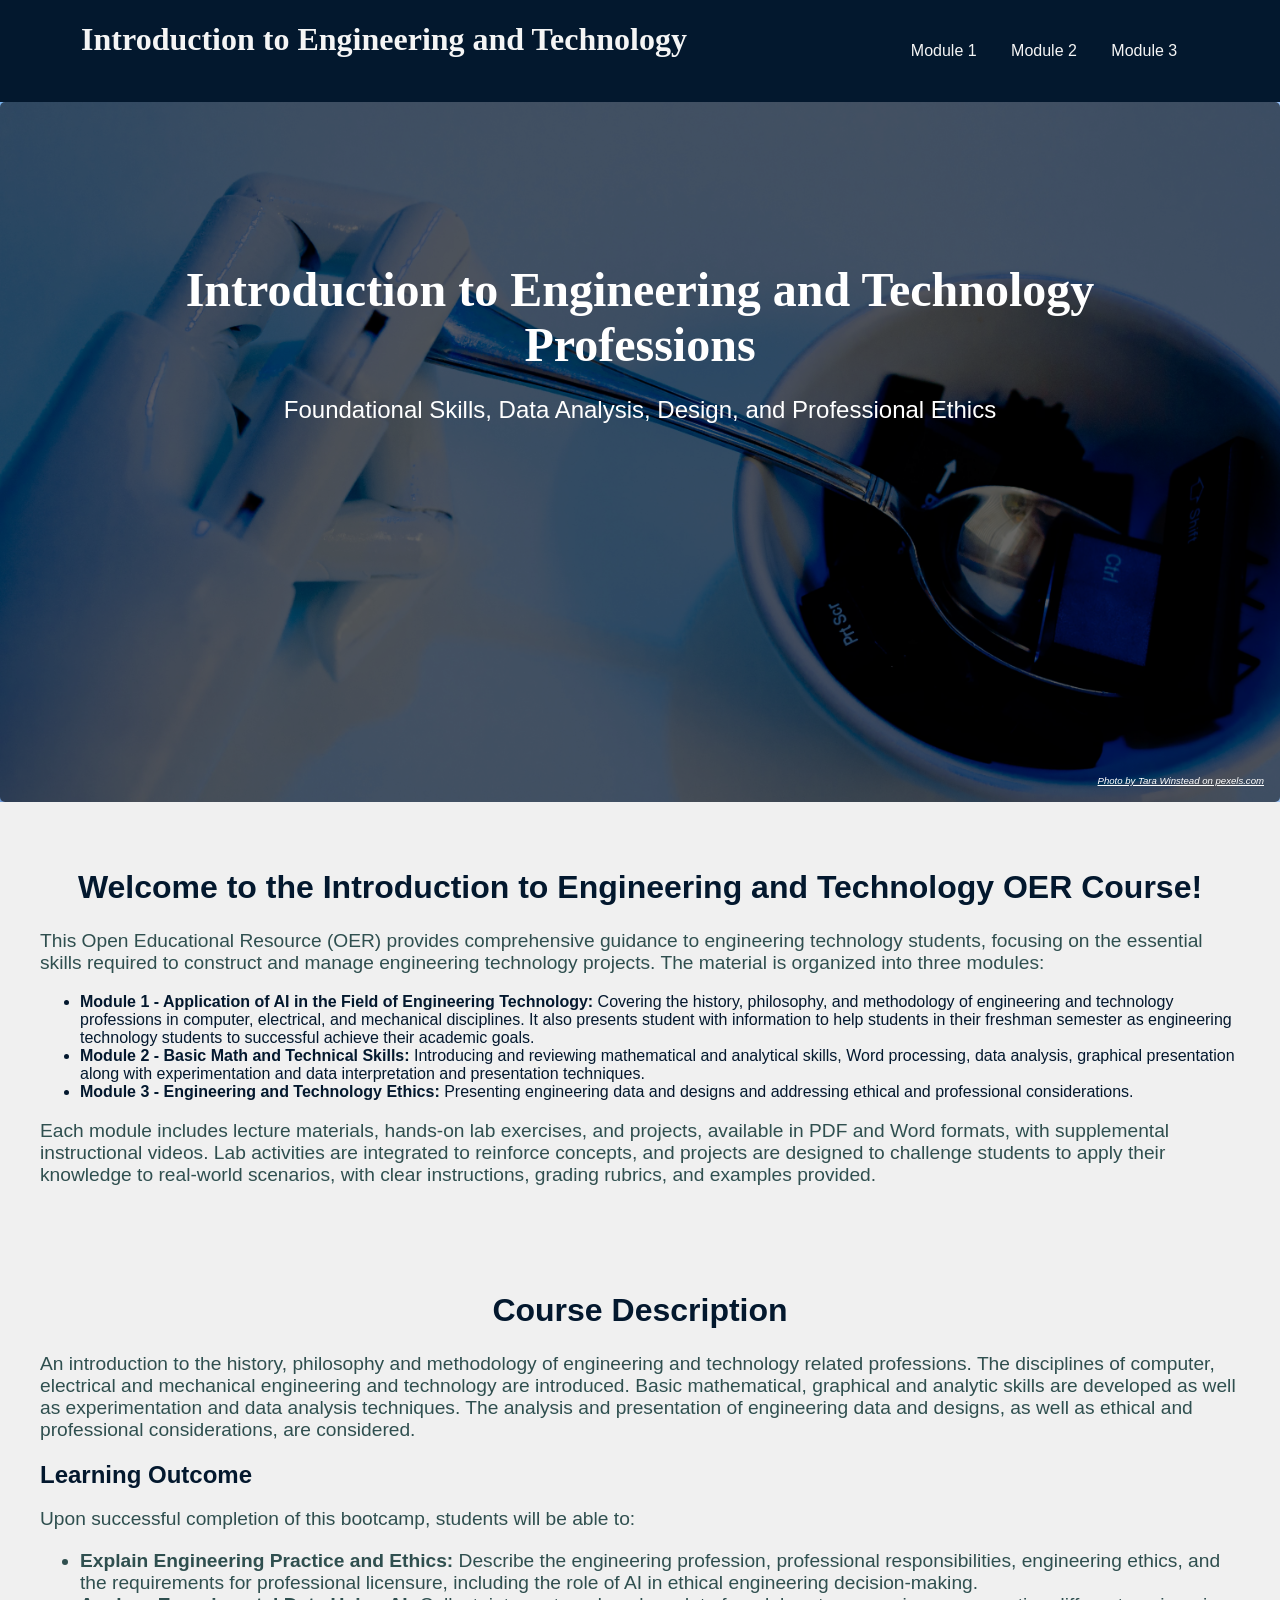
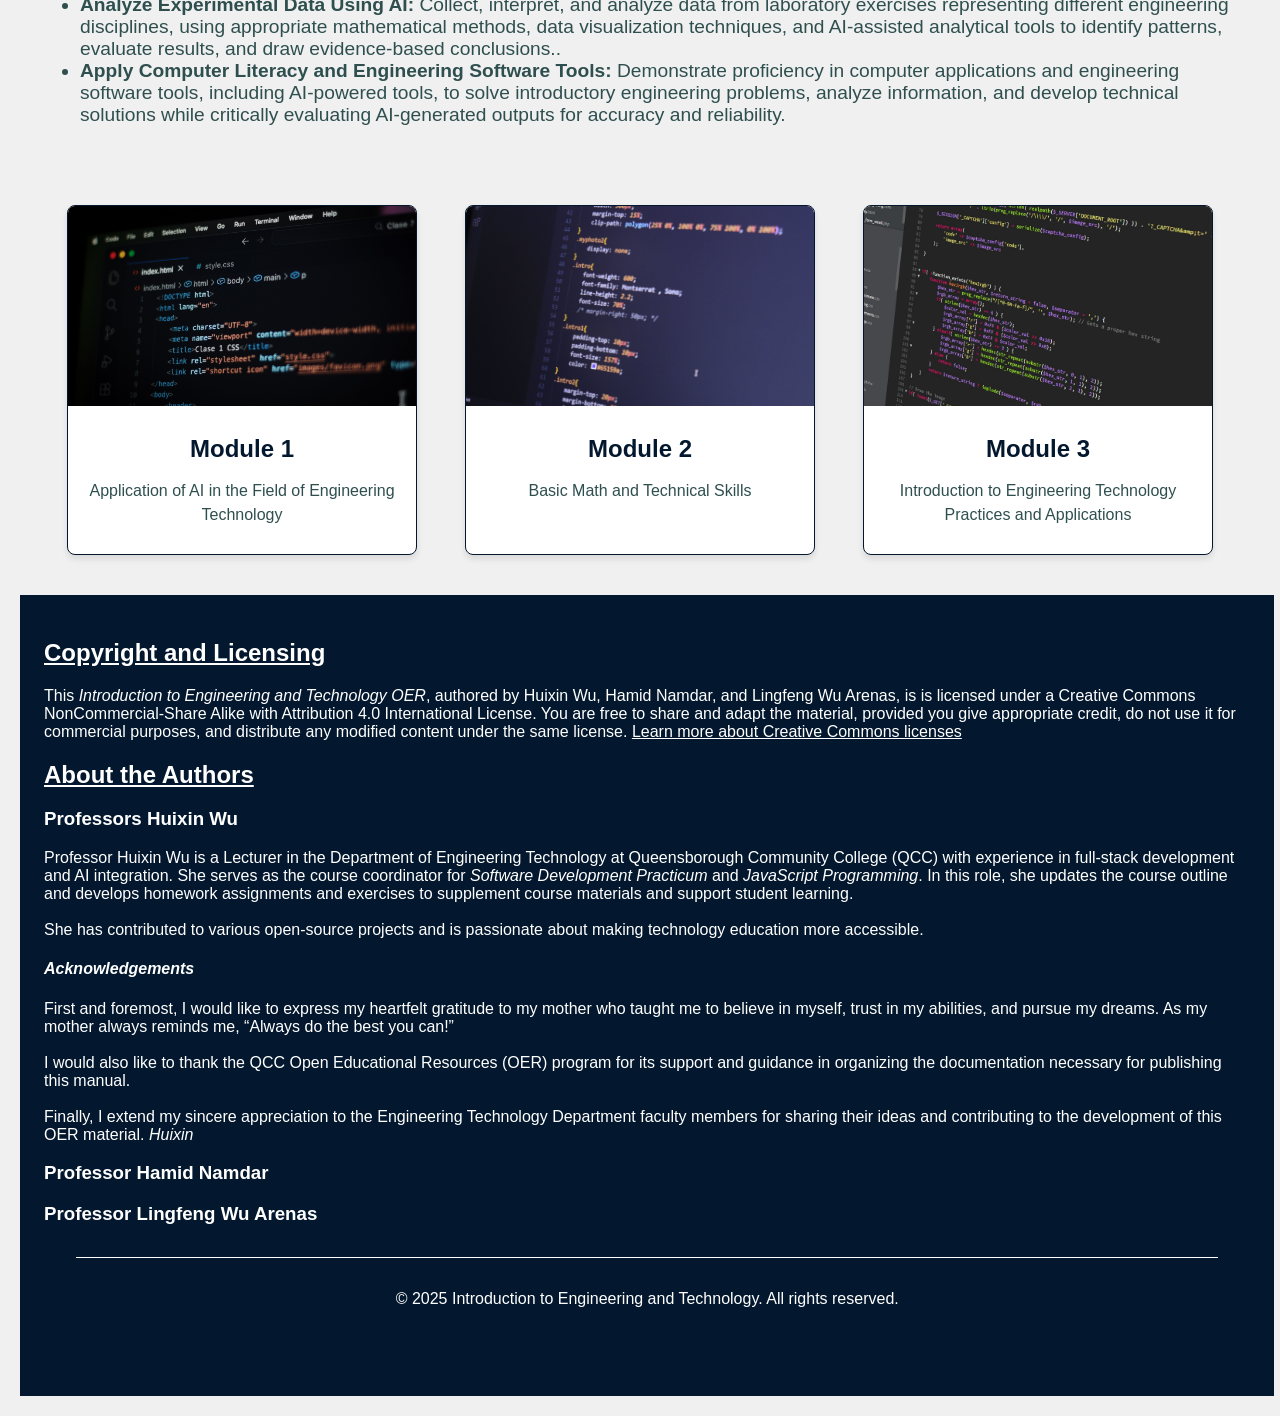
<file: index.html>
<!DOCTYPE html>
<html lang="en">

<head>
    <meta charset="UTF-8">
    <meta name="viewport" content="width=device-width, initial-scale=1.0">
    <title>Introduction to Engineering and Technology</title>
    <link rel="stylesheet" href="public/styles/main.css">
</head>

<body>
    <header>
        <h1 class="title">Introduction to Engineering and Technology</h1>
        <nav class="navigation">
            <ul class="nav-home">
                <li><a href="src/modules/templates/module1.html">Module 1</a></li>
                <li><a href="src/modules/templates/module2.html">Module 2</a></li>
                <li><a href="src/modules/templates/module3.html">Module 3</a></li>
            </ul>
            <button class="nav-toggle" aria-label="Toggle navigation">&#9776;</button>
            <ul class="nav-menu">
                <li><a href="src/modules/templates/module1.html">Module 1</a></li>
                <li><a href="src/modules/templates/module2.html">Module 2</a></li>
                <li><a href="src/modules/templates/module3.html">Module 3</a></li>
            </ul>
        </nav>
    </header>
    <main>
        <!-- introduction image-->
        <section class="hero">
            <div class="hero-text">
                <h2>Introduction to Engineering and Technology Professions</h2>
                <p>Foundational Skills, Data Analysis, Design, and Professional Ethics</p>
            </div>
            <a class="copyright_img"
                href="https://www.pexels.com/@tara-winstead/"
                target="_blank" rel="noopener noreferrer">Photo by Tara Winstead on pexels.com</a>
        </section>

        <section class="introduction">
            <h2 class="subtitle">Welcome to the Introduction to Engineering and Technology OER Course!</h2>
            <p class="text_paragraph"> This Open Educational Resource (OER) provides comprehensive guidance to engineering technology students, focusing on the essential skills required to construct and manage engineering technology projects. The material is organized into three modules:
                <ul>
                    <li><b>Module 1 - Application of AI in the Field of Engineering Technology:</b> Covering the history, philosophy, and methodology of engineering and technology professions in computer, electrical, and mechanical disciplines. It also presents student with information to help students in their freshman semester as engineering technology students to successful achieve their academic goals. </li>
                    <li><b>Module 2 - Basic Math and Technical Skills:</b> Introducing and reviewing mathematical and analytical skills, Word processing, data analysis, graphical presentation along with experimentation and data interpretation and presentation techniques.
                    </li>
                    <li> <b>Module 3 - Engineering and Technology Ethics: </b> Presenting engineering data and designs and addressing ethical and professional considerations.
                    </li>
                </ul>
                
            <p class="text_paragraph">
                Each module includes lecture materials, hands-on lab exercises, and projects, available in PDF and Word formats, with supplemental instructional videos. Lab activities are integrated to reinforce concepts, and projects are designed to challenge students to apply their knowledge to real-world scenarios, with clear instructions, grading rubrics, and examples provided.
            </p>
           
        </section>

        <section class="learning-outcomes">
            <h2 class="subtitle">Course Description</h2>
            <p class="text_paragraph">
                An introduction to the history, philosophy and methodology of engineering and technology related professions. The disciplines of computer, electrical and mechanical engineering and technology are introduced. Basic mathematical, graphical and analytic skills are developed as well as experimentation and data analysis techniques. The analysis and presentation of engineering data and designs, as well as ethical and professional considerations, are considered.
            </p>
            <h2>Learning Outcome</h2>
            <div class="text_paragraph">
                
                Upon successful completion of this bootcamp, students will be able to:
                <ul>
                    <li><b>Explain Engineering Practice and Ethics:</b> Describe the engineering profession, professional responsibilities, engineering ethics, and the requirements for professional licensure, including the role of AI in ethical engineering decision-making.</li>
                    <li><b>Analyze Experimental Data Using AI:</b> Collect, interpret, and analyze data from laboratory exercises representing different engineering disciplines, using appropriate mathematical methods, data visualization techniques, and AI-assisted analytical tools to identify patterns, evaluate results, and draw evidence-based conclusions..</li>
                    <li><b>Apply Computer Literacy and Engineering Software Tools:</b> Demonstrate proficiency in computer applications and engineering software tools, including AI-powered tools, to solve introductory engineering problems, analyze information, and develop technical solutions while critically evaluating AI-generated outputs for accuracy and reliability.</li>
                </ul>
            </div>

        </section>

        <section class="card-container" id="module-cards">

            <div class="card">
                <a href="src/modules/templates/module1.html" class="card-link">
                    <img src="images/html.jpg" alt="Card Image" class="card-image">
                    <div class="card-content">
                        <h3 class="card-title">Module 1</h3>
                        <p class="card-text">Application of AI in the Field of Engineering Technology</p>
                    </div>
                </a>
            </div>

            <div class="card">
                <a href="src/modules/templates/module2.html" class="card-link">
                    <img src="images/css.jpg" alt="Card Image" class="card-image">
                    <div class="card-content">
                        <h3 class="card-title">Module 2</h3>
                        <p class="card-text">Basic Math and Technical Skills</p>
                    </div>
                </a>
            </div>

            <div class="card">
                <a href="src/modules/templates/module3.html" class="card-link">
                    <img src="images/jsdom.jpg" alt="Card Image" class="card-image">
                    <div class="card-content">
                        <h3 class="card-title">Module 3</h3>
                        <p class="card-text">Introduction to Engineering Technology Practices and Applications</p>
                </div>
                </a>
            </div>
        </section>

    </main>
    <footer class="footer">
        <h2 style="text-decoration: underline;">
            Copyright and Licensing
        </h2>
        <p>
            This <em>Introduction to Engineering and Technology OER</em>, authored by Huixin Wu, Hamid Namdar, and Lingfeng Wu Arenas, is is licensed under a Creative Commons NonCommercial-Share Alike with Attribution 4.0
            International License. You are free to share and adapt the material, provided you give appropriate credit,
            do not use it for commercial purposes, and distribute any modified content under the same license.
            <a href="https://creativecommons.org/licenses/by-nc-sa/4.0/" target="_blank" rel="noopener noreferrer"
                style="color: white; text-decoration: underline;">Learn more about Creative Commons licenses</a>
        </p>
        <h2 style="text-decoration: underline;">About the Authors</h2>
        <h3>Professors Huixin Wu</h3>
        <p>
            Professor Huixin Wu is a Lecturer in the Department of Engineering Technology at Queensborough Community
            College (QCC) with experience in full-stack development and AI integration. She serves as the course
            coordinator for <em>Software Development Practicum</em> and <em>JavaScript Programming</em>. In this role,
            she updates the course outline and develops homework assignments and exercises to supplement course
            materials and support student learning.
            <br><br>She has contributed to various open-source projects and is passionate about making technology
            education more accessible.
        </p>
        <h4><em>Acknowledgements</em></h4>
        <p>
                First and foremost, I would like to express my heartfelt gratitude to my mother who taught me to believe
                in myself, trust in my abilities, and pursue my dreams. As my mother always reminds me, “Always do the
                best you can!”
                <br><br>
                I would also like to thank the QCC Open Educational Resources (OER) program for its support and guidance
                in organizing the documentation necessary for publishing this manual.
                <br><br>
                Finally, I extend my sincere appreciation to the Engineering Technology Department faculty members for
                sharing their ideas and contributing to the development of this OER material.
                <em>Huixin</em>
            </p>
        <h3>Professor Hamid Namdar</h3>
        <h3>Professor Lingfeng Wu Arenas</h3>
        <p class="footer-copyright-note">© 2025 Introduction to Engineering and Technology. All rights reserved.</p>
    </footer>
    <script src="/scripts/main.js"></script>
</body>

</html>
</file>
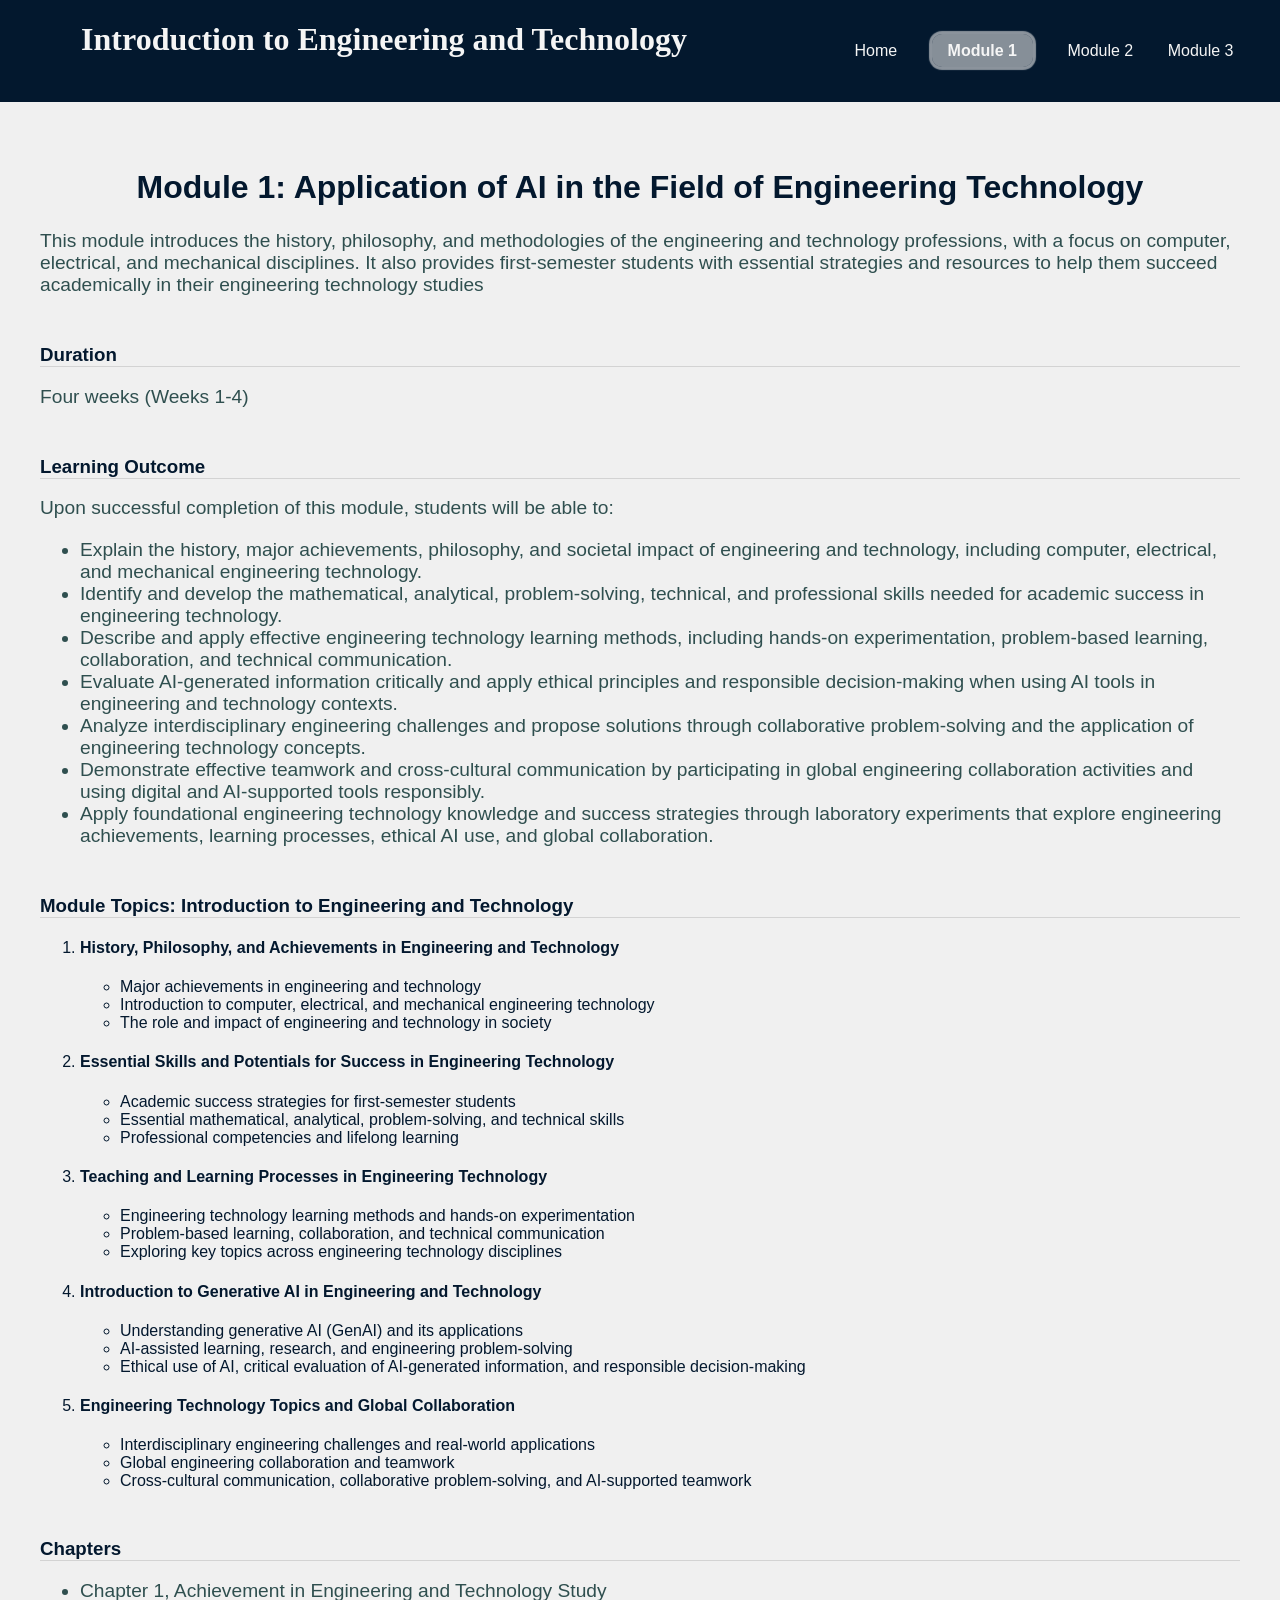
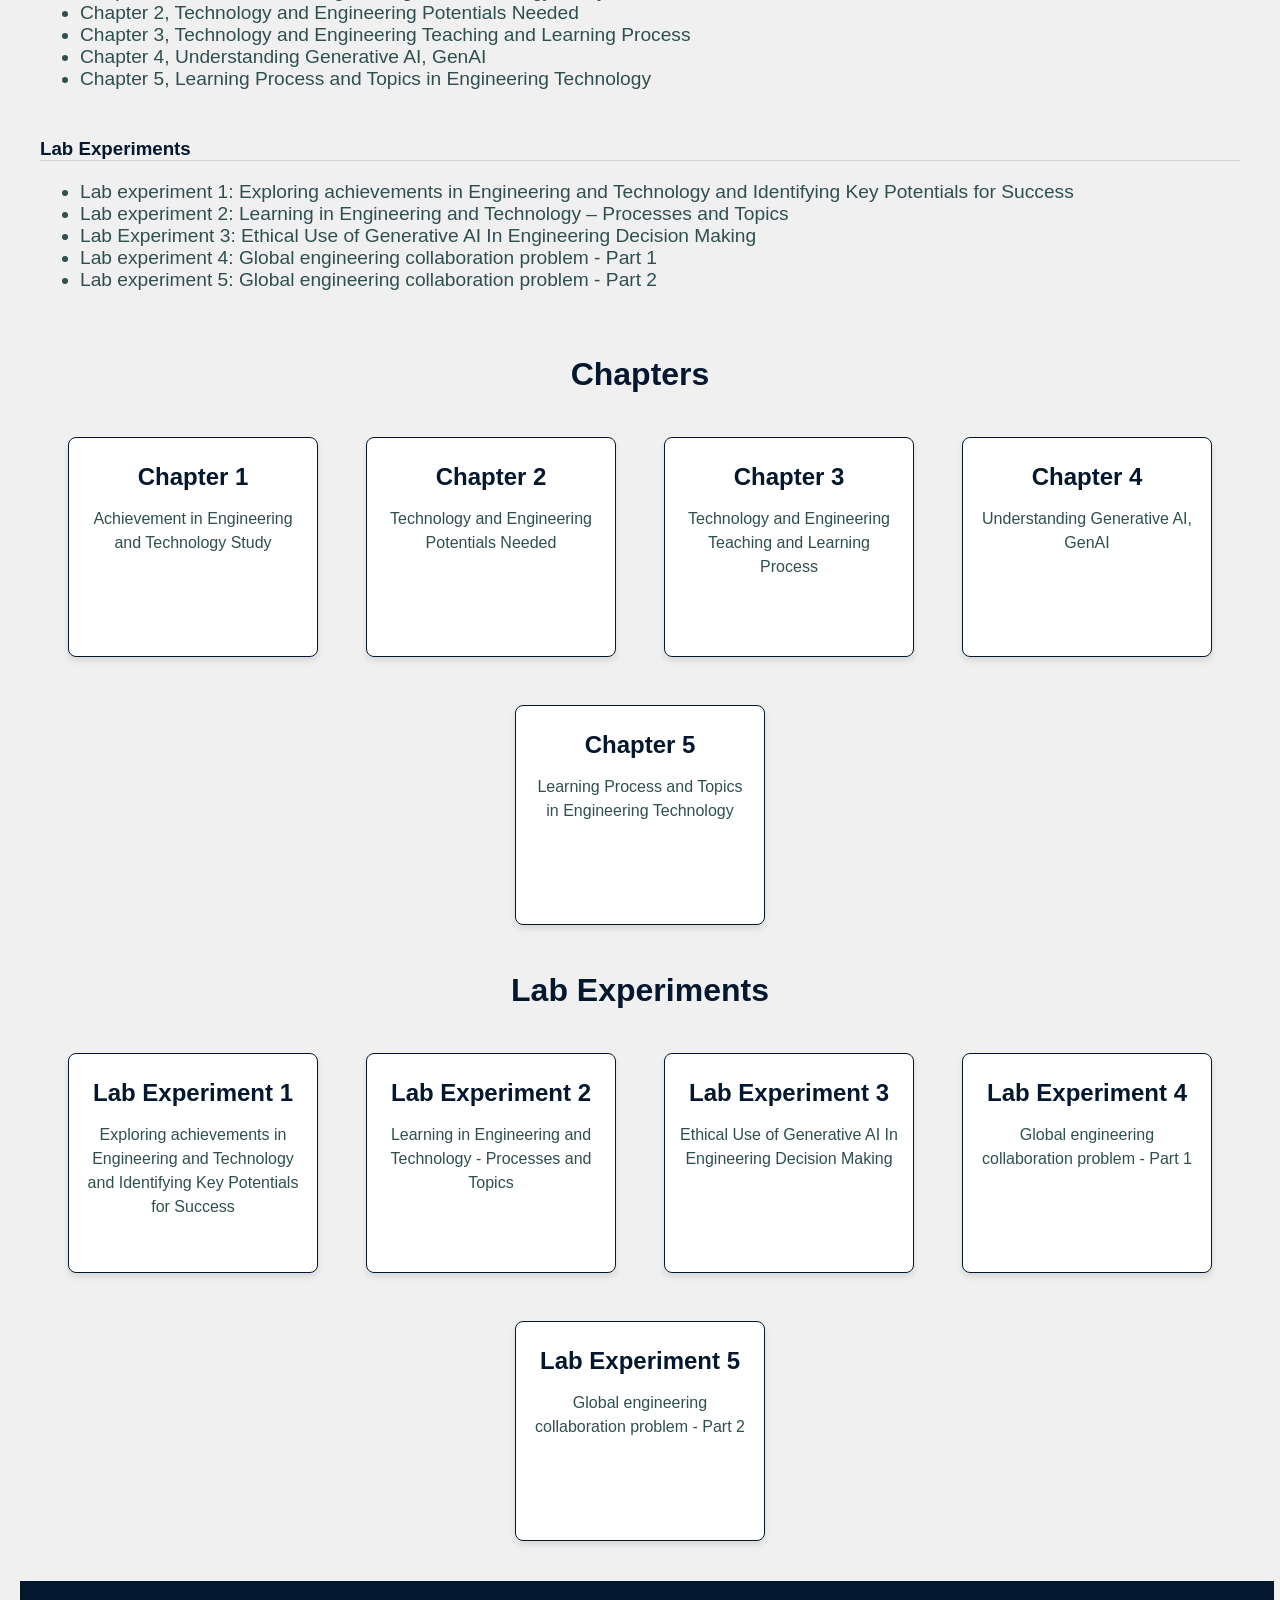
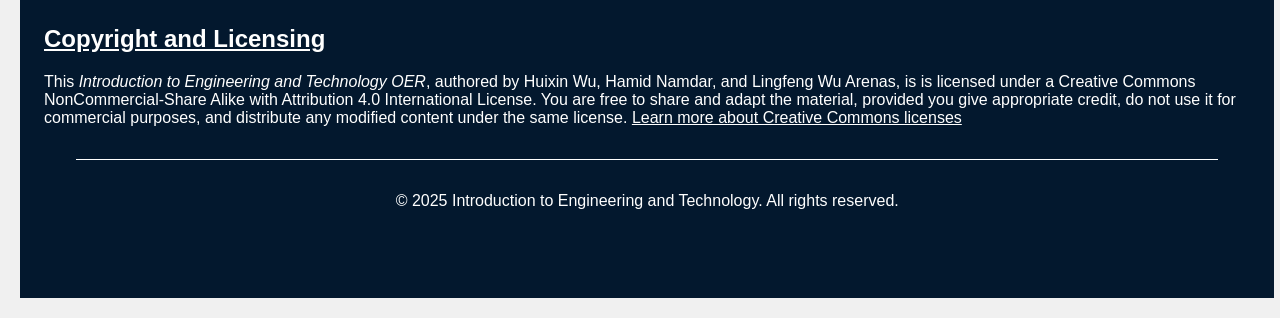
<file: src/modules/templates/module1.html>
<!DOCTYPE html>
<html lang="en">

<head>
    <meta charset="UTF-8">
    <meta name="viewport" content="width=device-width, initial-scale=1.0">
    <title>Module 1: Application of AI in the Field of Engineering Technology</title>
    <link rel="stylesheet" href="../../../public/styles/main.css">
</head>

<body>
    <header>
        <h1 class="title">Introduction to Engineering and Technology</h1>
        <nav class="navigation">
            <ul class="nav-home">
                <li><a href="../../../index.html#module-cards">Home</a></li>
                <li><a href="#" class="inactivemodule">Module 1</a></li>
                <li><a href="../../modules/templates/module2.html">Module 2</a></li>
                <li><a href="../../modules/templates/module3.html">Module 3</a></li>
            </ul>
            <button class="nav-toggle" aria-label="Toggle navigation">&#9776;</button>
            <ul class="nav-menu">
                <li><a href="../../../index.html#module-cards">Home</a></li>
                <li><a href="../../modules/templates/module2.html">Module 2</a></li>
                <li><a href="../../modules/templates/module3.html">Module 3</a></li>

            </ul>
        </nav>
    </header>
    <main>
        <section class="module-content">
            <h2 class="subtitle">Module 1: Application of AI in the Field of Engineering Technology</h2>
            <div class="text_paragraph">This module introduces the history, philosophy, and methodologies of the
                engineering and technology professions, with a focus on computer, electrical, and mechanical
                disciplines. It also provides first-semester students with essential strategies and resources to help
                them succeed academically in their engineering technology studies
            </div>
            <h3>Duration</h3>
            <p class="text_paragraph">Four weeks (Weeks 1-4)</p>
            <h3>Learning Outcome</h3>
            <div class="text_paragraph">
                Upon successful completion of this module, students will be able to:
                <ul>
                    <li>Explain the history, major achievements, philosophy, and societal impact of engineering and technology, including computer, electrical, and mechanical engineering technology.</li>
                    <li>Identify and develop the mathematical, analytical, problem-solving, technical, and professional skills needed for academic success in engineering technology.</li>
                    <li>Describe and apply effective engineering technology learning methods, including hands-on experimentation, problem-based learning, collaboration, and technical communication.</li>
                    <li>Evaluate AI-generated information critically and apply ethical principles and responsible decision-making when using AI tools in engineering and technology contexts.</li>
                    <li>Analyze interdisciplinary engineering challenges and propose solutions through collaborative problem-solving and the application of engineering technology concepts.</li>
                    <li>Demonstrate effective teamwork and cross-cultural communication by participating in global engineering collaboration activities and using digital and AI-supported tools responsibly.</li>
                    <li>Apply foundational engineering technology knowledge and success strategies through laboratory experiments that explore engineering achievements, learning processes, ethical AI use, and global collaboration.</li>
                </ul>
            </div>
            <h3>Module Topics: Introduction to Engineering and Technology</h3>
            <ol>
                <li>
                    <h4>History, Philosophy, and Achievements in Engineering and Technology</h4>
                    <ul>
                        <li>Major achievements in engineering and technology</li>
                        <li>Introduction to computer, electrical, and mechanical engineering technology</li>
                        <li>The role and impact of engineering and technology in society</li>
                    </ul>
                </li>
                <li>
                    <h4>Essential Skills and Potentials for Success in Engineering Technology</h4>
                    <ul>
                        <li>Academic success strategies for first-semester students</li>
                        <li>Essential mathematical, analytical, problem-solving, and technical skills</li>
                        <li>Professional competencies and lifelong learning</li>
                    </ul>
                </li>
                <li>
                    <h4>Teaching and Learning Processes in Engineering Technology</h4>
                    <ul>
                        <li>Engineering technology learning methods and hands-on experimentation</li>
                        <li>Problem-based learning, collaboration, and technical communication</li>
                        <li>Exploring key topics across engineering technology disciplines</li>
                    </ul>
                </li>
                <li>
                    <h4>Introduction to Generative AI in Engineering and Technology</h4>
                    <ul>
                        <li>Understanding generative AI (GenAI) and its applications</li>
                        <li>AI-assisted learning, research, and engineering problem-solving</li>
                        <li>Ethical use of AI, critical evaluation of AI-generated information, and responsible
                            decision-making</li>
                    </ul>
                </li>
                <li>
                    <h4>Engineering Technology Topics and Global Collaboration</h4>
                    <ul>
                        <li>Interdisciplinary engineering challenges and real-world applications</li>
                        <li>Global engineering collaboration and teamwork</li>
                        <li>Cross-cultural communication, collaborative problem-solving, and AI-supported teamwork
                        </li>
                    </ul>
                </li>
            </ol>

            <h3>Chapters</h3>
            <div class="text_paragraph">
                <ul>
                    <li>Chapter 1, Achievement in Engineering and Technology Study</li>
                    <li>Chapter 2, Technology and Engineering Potentials Needed</li>
                    <li>Chapter 3, Technology and Engineering Teaching and Learning Process</li>
                    <li>Chapter 4, Understanding Generative AI, GenAI</li>
                    <li>Chapter 5, Learning Process and Topics in Engineering Technology</li>
                </ul>
            </div>

            <h3>Lab Experiments</h3>
            <div class="text_paragraph">
                <ul>
                    <li>Lab experiment 1: Exploring achievements in Engineering and Technology and Identifying Key Potentials for Success</li>
                    <li>Lab experiment 2: Learning in Engineering and Technology – Processes and Topics</li>
                    <li>Lab Experiment 3: Ethical Use of Generative AI In Engineering Decision Making</li>
                    <li>Lab experiment 4: Global engineering collaboration problem - Part 1</li>
                    <li>Lab experiment 5: Global engineering collaboration problem - Part 2</li>
                </ul>
            </div>
        </section>
    </main>
    <article>
        <h2 class="subtitle">Chapters</h2>
        <section class="card-container">
            <div class="card-chapter">
                <a href="../files/chapters_pdf/chapter_1_Successing in Engineering Study.pdf"
                    class="card-link" target="_blank" rel="noopener noreferrer">
                    <div class="card-content">
                        <h3 class="card-title">Chapter 1</h3>
                        <p class="card-text">Achievement in Engineering and Technology Study</p>
                    </div>
                </a>
            </div>

            <div class="card-chapter">
                <a href="../files/chapters_pdf/chapter_2_Need_Potential_in_Engineering.pdf" class="card-link" target="_blank"
                    rel="noopener noreferrer">
                    <div class="card-content">
                        <h3 class="card-title">Chapter 2</h3>
                        <p class="card-text">Technology and Engineering Potentials Needed</p>
                    </div>
                </a>
            </div>

            <div class="card-chapter">
                <a href="../files/chapters_pdf/chapter_3_Potential_Engineering_technology.pdf" class="card-link" target="_blank"
                    rel="noopener noreferrer">
                    <div class="card-content">
                        <h3 class="card-title">Chapter 3</h3>
                        <p class="card-text">Technology and Engineering Teaching and Learning Process</p>
                    </div>
                </a>
            </div>

            <div class="card-chapter">
                <a href="../files/chapters_pdf/chapter_4_Introduction to Generative AI.pdf" class="card-link" target="_blank"
                    rel="noopener noreferrer">
                    <div class="card-content">
                        <h3 class="card-title">Chapter 4</h3>
                        <p class="card-text">Understanding Generative AI, GenAI</p>
                    </div>
                </a>
            </div>

            <div class="card-chapter">
                <a href="../files/chapters_pdf/chapter_5_ET_Learning_Process_Topics_ET.pdf" class="card-link" target="_blank"
                    rel="noopener noreferrer">
                    <div class="card-content">
                        <h3 class="card-title">Chapter 5</h3>
                        <p class="card-text">Learning Process and Topics in Engineering Technology</p>
                    </div>
                </a>
            </div>
        </section>
    </article>
    <article>
        <h2 class="subtitle">Lab Experiments</h2>
        <section class="card-container">
            <div class="card-chapter">
                <a href="../files/lab_pdf/LabExperiment1_Exploring_Achievements_in_Engineering.pdf" class="card-link" target="_blank" rel="noopener noreferrer">
                    <div class="card-content">
                        <h3 class="card-title">Lab Experiment 1</h3>
                        <p class="card-text">Exploring achievements in Engineering and Technology and Identifying Key Potentials for Success</p>
                    </div>
                </a>
            </div>

            <div class="card-chapter">
                <a href="../files/lab_pdf/LabExperiment2_Learning_in_Engineering_and_Technology.pdf" class="card-link" target="_blank"
                    rel="noopener noreferrer">
                    <div class="card-content">
                        <h3 class="card-title">Lab Experiment 2</h3>
                        <p class="card-text">Learning in Engineering and Technology - Processes and Topics</p>
                    </div>
                </a>
            </div>

            <div class="card-chapter">
                <a href="../files/lab_pdf/LabExperiment3_EthicalUseOfGenerativeAIEngineeringDecisionMaking.pdf" class="card-link" target="_blank"
                    rel="noopener noreferrer">
                    <div class="card-content">
                        <h3 class="card-title">Lab Experiment 3</h3>
                        <p class="card-text">Ethical Use of Generative AI In Engineering Decision Making</p>
                    </div>
                </a>
            </div>

            <div class="card-chapter">
                <a href="../files/lab_pdf/LabExperiment4_Global_engineering_collaboration_problem_part1.pdf" class="card-link" target="_blank"
                    rel="noopener noreferrer">
                    <div class="card-content">
                        <h3 class="card-title">Lab Experiment 4</h3>
                        <p class="card-text">Global engineering collaboration problem - Part 1</p>
                    </div>
                </a>
            </div>

             <div class="card-chapter">
                <a href="../files/lab_pdf/labExperiment5_Global_Engineering_Collaboration_Problem_Part2.pdf" class="card-link" target="_blank"
                    rel="noopener noreferrer">
                    <div class="card-content">
                        <h3 class="card-title">Lab Experiment 5</h3>
                        <p class="card-text">Global engineering collaboration problem - Part 2</p>
                    </div>
                </a>
            </div>
            
        </section>
    </article>
    <footer class="footer">
        <h2 style="text-decoration: underline;">
            Copyright and Licensing
        </h2>
        <p>
            This <em>Introduction to Engineering and Technology OER</em>, authored by Huixin Wu, Hamid Namdar, and Lingfeng Wu Arenas, is is licensed under a Creative Commons NonCommercial-Share Alike with Attribution 4.0
            International License. You are free to share and adapt the material, provided you give appropriate credit,
            do not use it for commercial purposes, and distribute any modified content under the same license.
            <a href="https://creativecommons.org/licenses/by-nc-sa/4.0/" target="_blank" rel="noopener noreferrer"
                style="color: white; text-decoration: underline;">Learn more about Creative Commons licenses</a>
        </p>
        <p class="footer-copyright-note">© 2025 Introduction to Engineering and Technology. All rights reserved.</p>
    </footer>
    <script src="../../../scripts/main.js"></script>
</body>

</html>
</file>
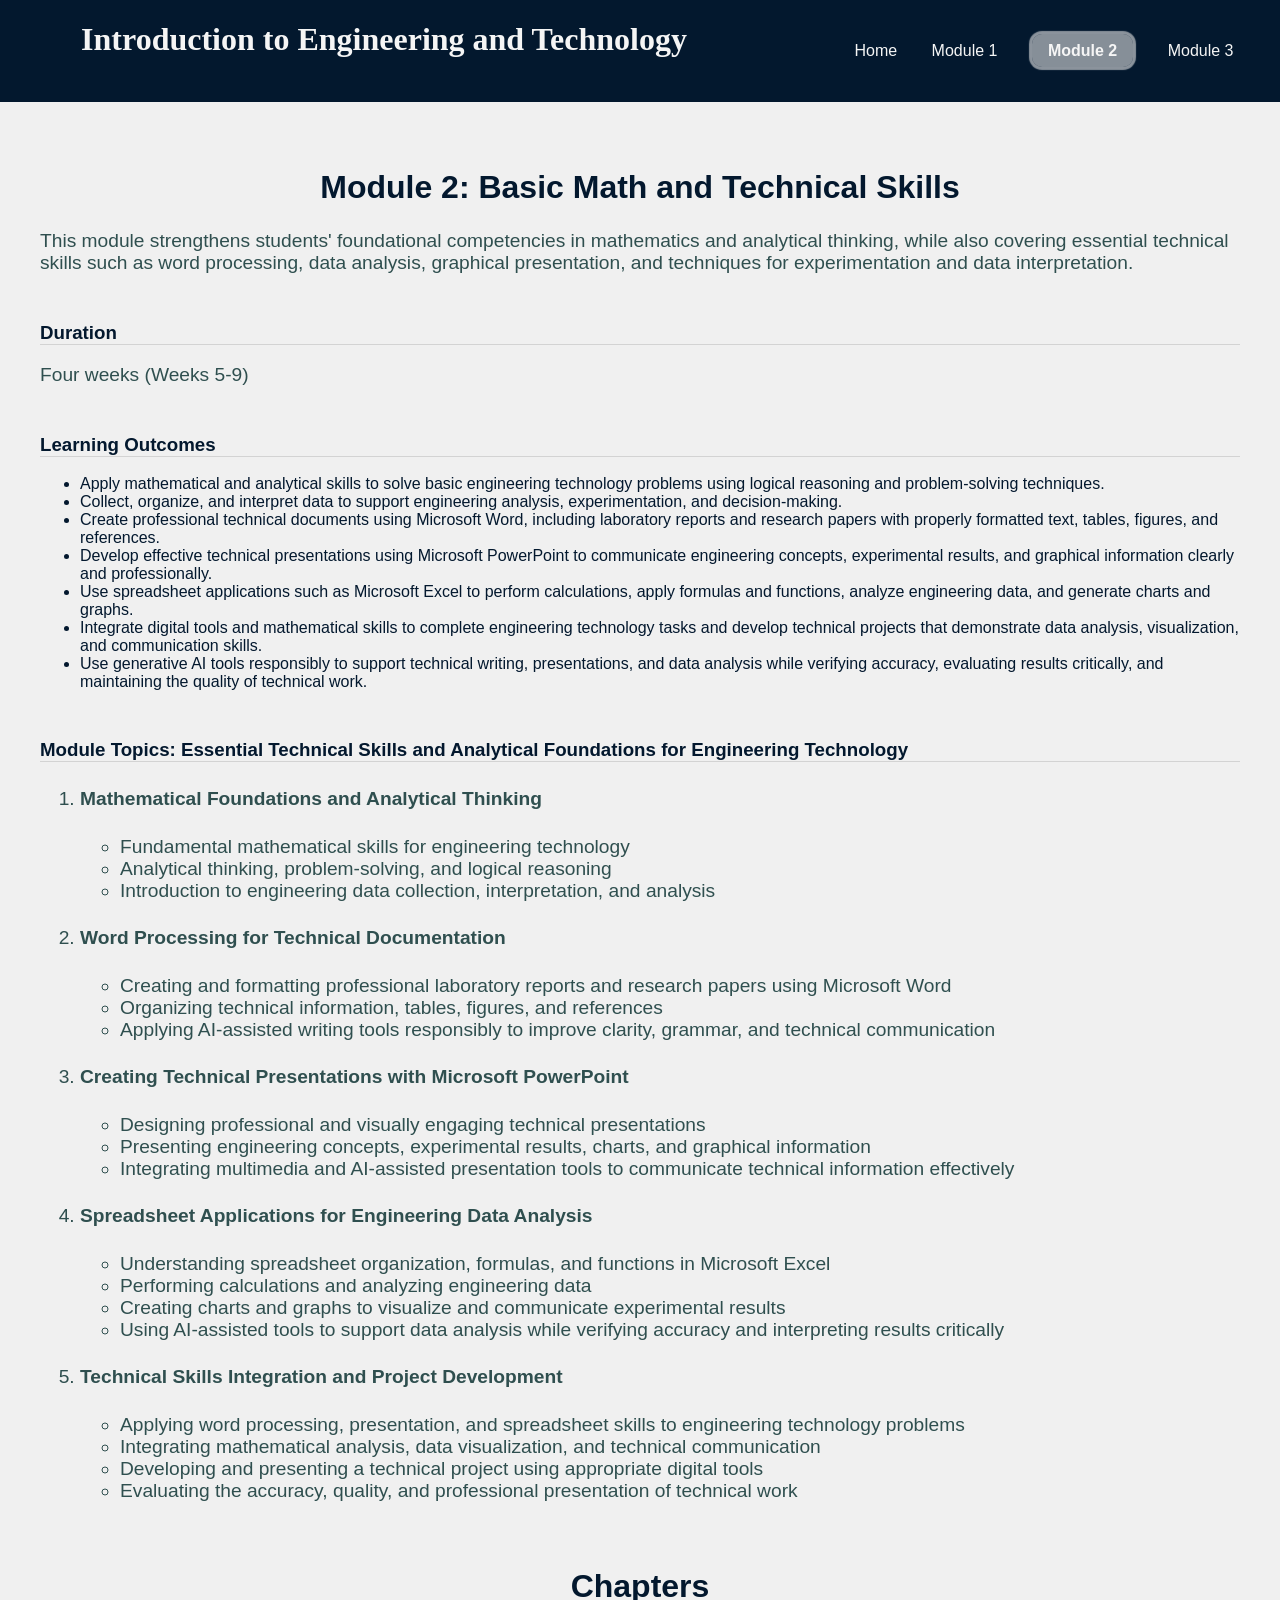
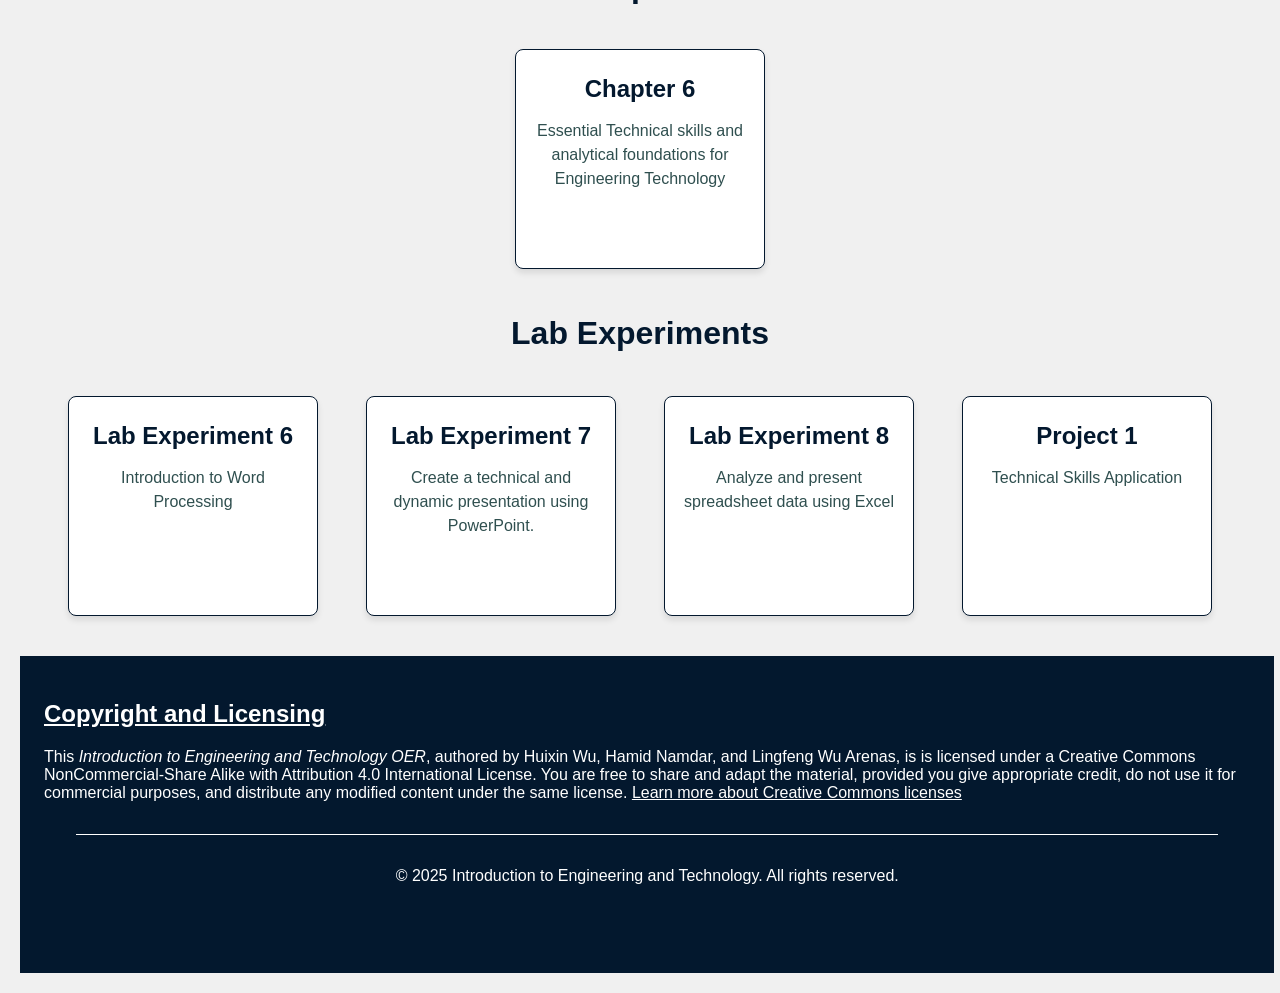
<file: src/modules/templates/module2.html>
<!DOCTYPE html>
<html lang="en">

<head>
    <meta charset="UTF-8">
    <meta name="viewport" content="width=device-width, initial-scale=1.0">
    <title>Module 2: Basic Math and Technical Skills</title>
    <link rel="stylesheet" href="../../../public/styles/main.css">
</head>

<body>
    <header>
        <h1 class="title">Introduction to Engineering and Technology</h1>
        <nav class="navigation">
            <ul class="nav-home">
                <li><a href="../../../index.html#module-cards">Home</a></li>
                <li><a href="../../modules/templates/module1.html">Module 1</a></li>
                <li><a href="#" class="inactivemodule">Module 2</a></li>
                <li><a href="../../modules/templates/module3.html">Module 3</a></li>
            </ul>
            <button class="nav-toggle" aria-label="Toggle navigation">&#9776;</button>
            <ul class="nav-menu">
                <li><a href="../../../index.html#module-cards">Home</a></li>
                <li><a href="../../modules/templates/module1.html">Module 1</a></li>
                <li><a href="../../modules/templates/module3.html">Module 3</a></li>
            </ul>
        </nav>
    </header>
    <main>
        <section class="module-content">
            <h2 class="subtitle">Module 2: Basic Math and Technical Skills</h2>
            <div class="text_paragraph">This module strengthens students' foundational competencies in mathematics and
                analytical thinking, while also covering essential technical skills such as word processing, data
                analysis, graphical presentation, and techniques for experimentation and data interpretation.
            </div>
            <h3>Duration</h3>
            <p class="text_paragraph">Four weeks (Weeks 5-9)</p>
            <h3>Learning Outcomes</h3>
            <ul>
                <li>Apply mathematical and analytical skills to solve basic engineering technology problems using logical reasoning and problem-solving techniques.</li>
                <li>Collect, organize, and interpret data to support engineering analysis, experimentation, and decision-making.</li>
                <li>Create professional technical documents using Microsoft Word, including laboratory reports and research papers with properly formatted text, tables, figures, and references.</li>
                <li>Develop effective technical presentations using Microsoft PowerPoint to communicate engineering concepts, experimental results, and graphical information clearly and professionally.</li>
                <li>Use spreadsheet applications such as Microsoft Excel to perform calculations, apply formulas and functions, analyze engineering data, and generate charts and graphs.</li>
                <li>Integrate digital tools and mathematical skills to complete engineering technology tasks and develop technical projects that demonstrate data analysis, visualization, and communication skills.</li>
                <li>Use generative AI tools responsibly to support technical writing, presentations, and data analysis while verifying accuracy, evaluating results critically, and maintaining the quality of technical work.</li>
            </ul>
            <h3>Module Topics: Essential Technical Skills and Analytical Foundations for Engineering Technology</h3>
            <div class="text_paragraph">
                <ol>
                    <li>
                        <h4>Mathematical Foundations and Analytical Thinking</h4>
                    </li>
                    <ul>
                        <li>Fundamental mathematical skills for engineering technology</li>
                        <li>Analytical thinking, problem-solving, and logical reasoning</li>
                        <li>Introduction to engineering data collection, interpretation, and analysis</li>
                    </ul>

                    <li>
                        <h4>Word Processing for Technical Documentation</h4>
                        <ul>
                            <li>Creating and formatting professional laboratory reports and research papers using
                                Microsoft Word</li>
                            <li>Organizing technical information, tables, figures, and references</li>
                            <li>Applying AI-assisted writing tools responsibly to improve clarity, grammar, and
                                technical communication</li>
                        </ul>
                    </li>
                    <li>
                        <h4>Creating Technical Presentations with Microsoft PowerPoint</h4>
                        <ul>
                            <li>Designing professional and visually engaging technical presentations</li>
                            <li>Presenting engineering concepts, experimental results, charts, and graphical information
                            </li>
                            <li>Integrating multimedia and AI-assisted presentation tools to communicate technical
                                information effectively</li>
                        </ul>
                    </li>
                    <li>
                        <h4>Spreadsheet Applications for Engineering Data Analysis</h4>
                        <ul>
                            <li>Understanding spreadsheet organization, formulas, and functions in Microsoft Excel</li>
                            <li>Performing calculations and analyzing engineering data</li>
                            <li>Creating charts and graphs to visualize and communicate experimental results</li>
                            <li>Using AI-assisted tools to support data analysis while verifying accuracy and
                                interpreting results critically</li>
                        </ul>
                    </li>
                    <li>
                        <h4>Technical Skills Integration and Project Development</h4>
                        <ul>
                            <li>Applying word processing, presentation, and spreadsheet skills to engineering technology
                                problems</li>
                            <li>Integrating mathematical analysis, data visualization, and technical communication</li>
                            <li>Developing and presenting a technical project using appropriate digital tools</li>
                            <li>Evaluating the accuracy, quality, and professional presentation of technical work</li>
                        </ul>
                    </li>
                </ol>
            </div>


        </section>
    </main>
    <article>
        <h2 class="subtitle">Chapters</h2>
        <section class="card-container">
            <div class="card-chapter">
                <a href="../files/chapters_pdf/chapter6_Essential Technical Skills and Analytical Foundations for Engineering Technology.pdf" class="card-link" target="_blank"
                    rel="noopener noreferrer">
                    <div class="card-content">
                        <h3 class="card-title">Chapter 6</h3>
                        <p class="card-text">Essential Technical skills and analytical foundations for Engineering
                            Technology</p>
                    </div>
                </a>
            </div>


        </section>
    </article>
    <article>
        <h2 class="subtitle">Lab Experiments</h2>
        <section class="card-container">
            <div class="card-chapter">
                <a href="../files/lab_pdf/LabExperiment6_WordProcessing.pdf" class="card-link" target="_blank"
                    rel="noopener noreferrer">
                    <div class="card-content">
                        <h3 class="card-title">Lab Experiment 6</h3>
                        <p class="card-text">Introduction to Word Processing</p>
                    </div>
                </a>
            </div>

            <div class="card-chapter">
                <a href="../files/lab_pdf/LabExperiment7_PowerPoint_Presentation.pdf" class="card-link"
                    target="_blank" rel="noopener noreferrer">
                    <div class="card-content">
                        <h3 class="card-title">Lab Experiment 7</h3>
                        <p class="card-text">Create a technical and dynamic presentation using PowerPoint.</p>
                    </div>
                </a>
            </div>

            <div class="card-chapter">
                <a href="../files/lab_pdf/LabExperiment8_ManipulationSpredsheets.pdf" class="card-link"
                    target="_blank" rel="noopener noreferrer">
                    <div class="card-content">
                        <h3 class="card-title">Lab Experiment 8</h3>
                        <p class="card-text">Analyze and present spreadsheet data using Excel</p>
                    </div>
                </a>
            </div>

            <div class="card-chapter">
                <a href="../files/lab_pdf/" class="card-link  linkinactive" 
                    target="_blank" rel="noopener noreferrer">
                    <div class="card-content">
                        <h3 class="card-title">Project 1</h3>
                        <p class="card-text">Technical Skills Application</p>
                    </div>
                </a>
            </div>
        </section>
    </article>
    <footer class="footer">
        <h2 style="text-decoration: underline;">
            Copyright and Licensing
        </h2>
        <p>
            This <em>Introduction to Engineering and Technology OER</em>, authored by Huixin Wu, Hamid Namdar, and
            Lingfeng Wu Arenas, is is licensed under a Creative Commons NonCommercial-Share Alike with Attribution 4.0
            International License. You are free to share and adapt the material, provided you give appropriate credit,
            do not use it for commercial purposes, and distribute any modified content under the same license.
            <a href="https://creativecommons.org/licenses/by-nc-sa/4.0/" target="_blank" rel="noopener noreferrer"
                style="color: white; text-decoration: underline;">Learn more about Creative Commons licenses</a>
        </p>
        <p class="footer-copyright-note">© 2025 Introduction to Engineering and Technology. All rights reserved.</p>
    </footer>
    <script src="../../../scripts/main.js"></script>
</body>

</html>
</file>
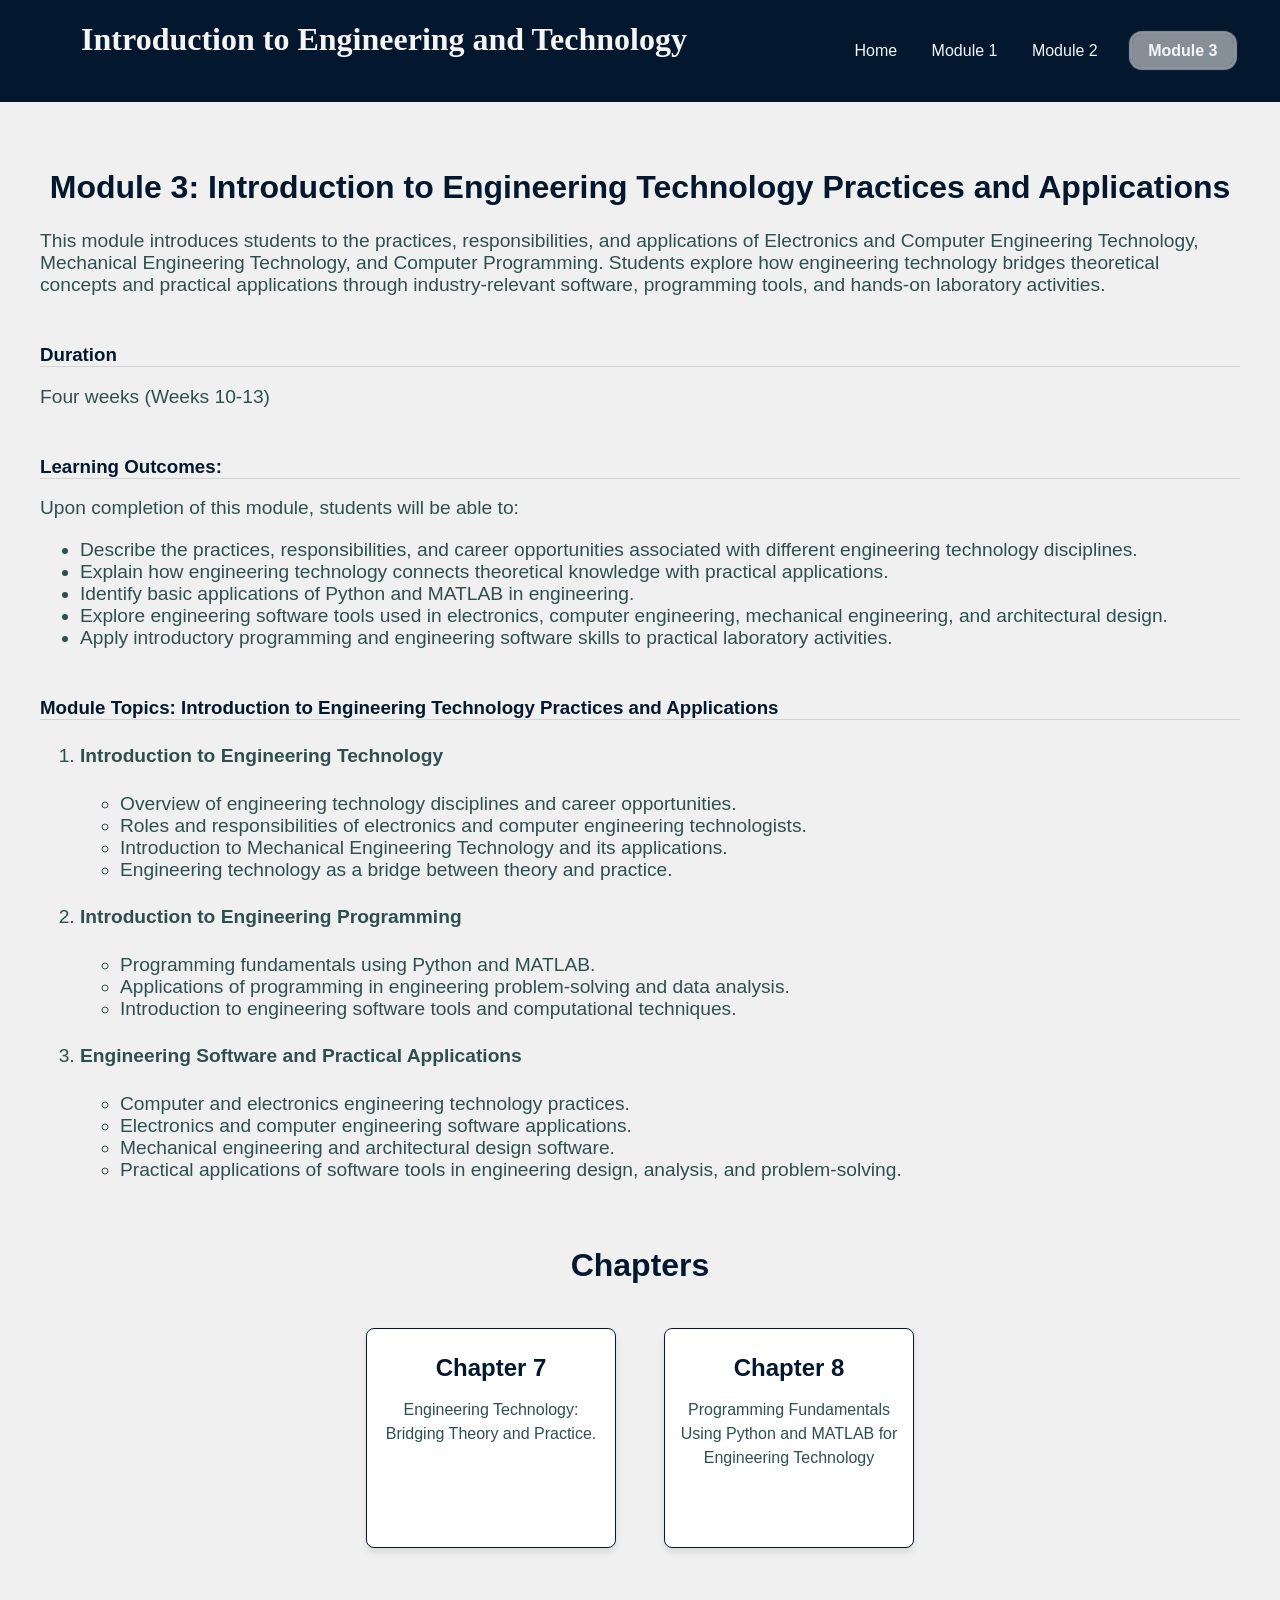
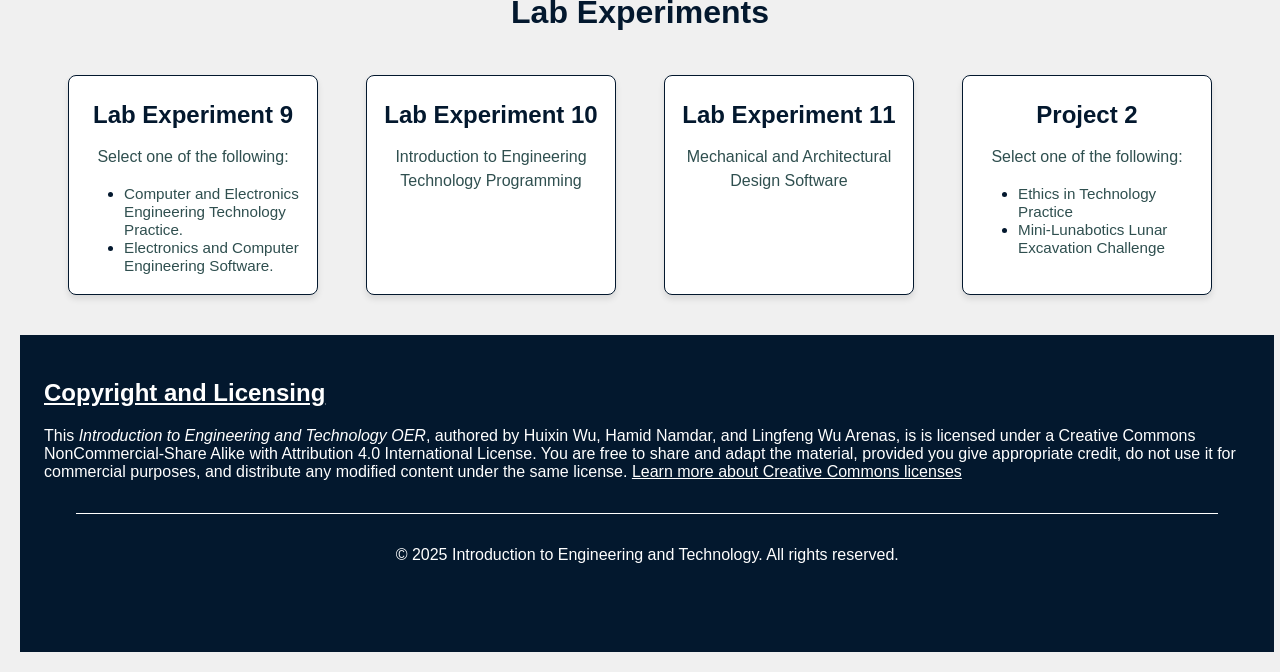
<file: src/modules/templates/module3.html>
<!DOCTYPE html>
<html lang="en">
<head>
    <meta charset="UTF-8">
    <meta name="viewport" content="width=device-width, initial-scale=1.0">
    <title>Module 3: Engineering and Technology Practice</title>
    <link rel="stylesheet" href="../../../public/styles/main.css">
</head>
<body>
    <header>
        <h1 class="title">Introduction to Engineering and Technology</h1>
        <nav class="navigation">
            <ul class="nav-home">
                <li><a href="../../../index.html#module-cards">Home</a></li>
                <li><a href="../../modules/templates/module1.html">Module 1</a></li>
                <li><a href="../../modules/templates/module2.html">Module 2</a></li>
                <li><a href="#" class="inactivemodule">Module 3</a></li>
            </ul>
            <button class="nav-toggle" aria-label="Toggle navigation">&#9776;</button>
            <ul class="nav-menu">
                <li><a href="../../../index.html#module-cards">Home</a></li>
                <li><a href="../../modules/templates/module1.html">Module 1</a></li>
                <li><a href="../../modules/templates/module2.html">Module 2</a></li>
            </ul>
        </nav>
    </header>
    <main>
        <section class="module-content">
            <h2 class="subtitle">Module 3: Introduction to Engineering Technology Practices and Applications</h2>
            <div class="text_paragraph">This module introduces students to the practices, responsibilities, and applications of Electronics and Computer Engineering Technology, Mechanical Engineering Technology, and Computer Programming. Students explore how engineering technology bridges theoretical concepts and practical applications through industry-relevant software, programming tools, and hands-on laboratory activities.
            </div>
            <h3>Duration</h3>
            <p class="text_paragraph">Four weeks (Weeks 10-13)</p>
            <h3>Learning Outcomes:</h3>
            <div class="text_paragraph">
                Upon completion of this module, students will be able to:
                <ul>
                    <li>Describe the practices, responsibilities, and career opportunities associated with different engineering technology disciplines.</li>
                    <li>Explain how engineering technology connects theoretical knowledge with practical applications.</li>
                    <li>Identify basic applications of Python and MATLAB in engineering.</li>
                    <li>Explore engineering software tools used in electronics, computer engineering, mechanical engineering, and architectural design.</li>
                    <li>Apply introductory programming and engineering software skills to practical laboratory activities.</li>
                </ul>
            </div>

            <h3>Module Topics: Introduction to Engineering Technology Practices and Applications</h3>
            <div class="text_paragraph">
                <ol>
                    <li>
                        <h4>Introduction to Engineering Technology</h4>
                    </li>
                    <ul>
                        <li>Overview of engineering technology disciplines and career opportunities.</li>
                        <li>Roles and responsibilities of electronics and computer engineering technologists.</li>
                        <li>Introduction to Mechanical Engineering Technology and its applications.</li>
                        <li>Engineering technology as a bridge between theory and practice.</li>
                    </ul>

                    <li>
                        <h4>Introduction to Engineering Programming</h4>
                        <ul>
                            <li>Programming fundamentals using Python and MATLAB.</li>
                            <li>Applications of programming in engineering problem-solving and data analysis.</li>
                            <li>Introduction to engineering software tools and computational techniques.</li>
                        </ul>
                    </li>
                    <li>
                        <h4>Engineering Software and Practical Applications</h4>
                        <ul>
                            <li>Computer and electronics engineering technology practices.</li>
                            <li>Electronics and computer engineering software applications.</li>
                            <li>Mechanical engineering and architectural design software.</li>
                            <li>Practical applications of software tools in engineering design, analysis, and problem-solving.</li>
                        </ul>
                    </li>
                </ol>
            </div>


        </section>
    </main>
    <article>
        <h2 class="subtitle">Chapters</h2>
        <section class="card-container">
                <div class="card-chapter">
                    <a href="../files/chapters_pdf/chapter7_EngineeringTechnology.pdf" class="card-link" target="_blank" rel="noopener noreferrer">
                    <div class="card-content">
                        <h3 class="card-title">Chapter 7</h3>
                        <p class="card-text">Engineering Technology: Bridging Theory and Practice.</p>
                    </div>
                    </a>
                </div>

                 <div class="card-chapter">
                    <a href="../files/chapters_pdf/chapter8_EngineeringTechnologyProgramming_Python.pdf" class="card-link" target="_blank" rel="noopener noreferrer">
                    <div class="card-content">
                        <h3 class="card-title">Chapter 8</h3>
                        <p class="card-text">Programming Fundamentals Using Python and MATLAB for Engineering Technology</p>
                    </div>
                    </a>
                </div>


        </section>
    </article>
    <article>
        <h2 class="subtitle">Lab Experiments</h2>
        <section class="card-container">
               <div class="card-chapter">
                    <a class="card-link" target="_blank" rel="noopener noreferrer">
                    <div class="card-content">
                        <h3 class="card-title">Lab Experiment 9</h3>
                        <p class="card-text">Select one of the following:
                            <ul style="text-align: left;">
                                <li><a class="card-link-multilabs" href="/src/modules/files/lab_pdf/LabExperiment9_Electronics_Computer_Engineering_Software.pdf" target="_blank" rel="noopener noreferrer">Computer and Electronics Engineering Technology Practice.</a></li>
                                <li><a class="card-link-multilabs" href="/src/modules/files/lab_pdf/LabExperiment9_EET_CET.pdf" target="_blank" rel="noopener noreferrer">Electronics and Computer Engineering Software.</a></li>
                            </ul>
                        </p>

                    </div>
                    </a>
                </div>

                <div class="card-chapter">
                    <a href="../files/lab_pdf/LabExperiment10_Introduction_Engineering_Technology_Programming_Concept_Using_Python.pdf" class="card-link" target="_blank" rel="noopener noreferrer">
                    <div class="card-content">
                        <h3 class="card-title">Lab Experiment 10</h3>
                        <p class="card-text">Introduction to Engineering Technology Programming </p>
                    </div>
                    </a>
                </div>

                <div class="card-chapter">
                    <a href="../files/lab_pdf/LabExperiment11_Mechanical_Architecture_Design_Software.pdf" class="card-link" target="_blank" rel="noopener noreferrer">
                    <div class="card-content">
                        <h3 class="card-title">Lab Experiment 11</h3>
                        <p class="card-text">Mechanical and Architectural Design Software</p>
                    </div>
                    </a>
                </div>

                 <div class="card-chapter">
                    <a href="" class="card-link linkinactive" target="_blank" rel="noopener noreferrer">
                    <div class="card-content">
                        <h3 class="card-title">Project 2</h3>
                        <p class="card-text">
                            Select one of the following:
                            <ul style="text-align: left;">
                                <li><a class="card-link-multilabs linkinactive" href="" target="_blank" rel="noopener noreferrer">Ethics in Technology Practice</a></li>
                                <li><a class="card-link-multilabs linkinactive" href="" target="_blank" rel="noopener noreferrer">Mini-Lunabotics Lunar Excavation Challenge</a></li>
                            </ul>
                        </p>
                    </div>
                    </a>
                </div>
                
        </section>
    </article>
<footer class="footer">
        <h2 style="text-decoration: underline;">
            Copyright and Licensing
        </h2>
        <p>
            This <em>Introduction to Engineering and Technology OER</em>, authored by Huixin Wu, Hamid Namdar, and
            Lingfeng Wu Arenas, is is licensed under a Creative Commons NonCommercial-Share Alike with Attribution 4.0
            International License. You are free to share and adapt the material, provided you give appropriate credit,
            do not use it for commercial purposes, and distribute any modified content under the same license.
            <a href="https://creativecommons.org/licenses/by-nc-sa/4.0/" target="_blank" rel="noopener noreferrer"
                style="color: white; text-decoration: underline;">Learn more about Creative Commons licenses</a>
        </p>
        <p class="footer-copyright-note">© 2025 Introduction to Engineering and Technology. All rights reserved.</p>
    </footer>
    <script src="../../../scripts/main.js"></script>
</body>
</html>
</file>
<file: public/styles/main.css>
:root {
    --primary-color: #03182e;
    --secondary-color: #e6e6e694;
}
* {
    box-sizing: border-box;
}
html {
    scroll-behavior: smooth;
}
body {
    background-color: var(--secondary-color);
    color: var(--primary-color);
    font-family: Arial, sans-serif;
    margin: 0;
    padding: 0;
}

header {
    background-color: var(--primary-color);
    color: white;
    text-align: center;
    display: flex;
    flex-wrap: wrap;
    width: 100%;
}

h1.title {
    font-size: 2em;
    font-weight: bold;
    width: 60%;
    color:whitesmoke;
    font-family: 'Playfair Display';
}
nav.navigation {
    background-color: var(--primary-color);
    padding: 10px 0;
    text-align: center;
    width: 40%;
    display: inline-block;
}
.nav-home{
    margin: 2rem 0px;
}
nav ul li {
    display: inline;
    list-style-type: none;
}
nav a {
    color: whitesmoke;
    text-decoration: none;
    margin: 0 15px;
}

nav a:hover {
    text-decoration: underline;
        font-weight: bold;
}

/* Hide the navigation menu by default on smaller screens */
.nav-menu {
    display: none;
    flex-direction: column;
    align-items: center;
    background-color: rgba(250, 250, 250, 0.9);
    padding: 10px 0;
    list-style: none;
    margin: 0;
}

.nav-menu li {
    margin: 1rem 0;
    display: block;
    width: 100%;
}


.nav-menu a {
    color: var(--primary-color);
    text-decoration: none;
    font-size: 1.2em;
}

/* Show the navigation menu when toggled */
.nav-menu.active {
    display: block;
}
/* inactive navigation module */
.inactivemodule{
    color: whitesmoke;
    text-decoration: none;
    font-weight: bold;
    box-shadow: 0px 0px 1px 3px rgba(230, 230, 230, 0.6);
    padding: 0.5rem 1rem;
    border-radius: 10px;
    background-color: var(--secondary-color);
    cursor: none;
}
.inactivemodule:hover{
        text-decoration: none;
}
/* Style the nav toggle button */
.nav-toggle {
    display: none;
    background: none;
    border: none;
    color: var(--secondary-color);
    font-size: 2em;
    cursor: pointer;
    position: absolute; 
    right: 20px; 
    top: 20px; 
}
/* Hero Section */
.hero {
    position: relative;
    background-image: url('../../images/intro-image.jpg'); 
    background-size: cover;
    background-position: center;
    height:700px; 
    display: flex;
    align-items: center;
    justify-content: center;
   
}

.hero-text {
    position: absolute;
    color: white;
    text-align: center;
    background: rgba(0, 0, 0, 0.6); 
    padding: 10rem;
    border-radius: 5px;
    font-size: 1.5rem;
    bottom: 0rem;
    top: 0rem;
    left: 0rem;
    right: 0rem;
}

.hero-text h2 {
    font-size: 2em;
    font-family: 'Playfair Display', serif;
    margin: 0;
}
.hero a{
    color: white;
    text-decoration: underline;
    font-size: 0.6rem;
    display: inline-block;
    position: absolute;
    bottom: 1rem;
    right: 1rem;
}

.copyright_img{
    color: white;
    font-size: 0.9rem;
    font-style: italic;
}
.module-content h3{
    margin-top: 3rem;
    border-bottom: 1px lightgray solid;
}
/**introduction */
.introduction, .learning-outcomes, .module-content, .footer {
    padding: 20px;
    margin: 20px;
}
h2.subtitle{
    text-align: center;
    font-size: 2rem;
    font-weight: bold;
    margin-bottom: 1.5rem;
}
.text_paragraph{color:darkslategray; font-size: 1.2rem;}

/* Card Container */
.card-link{
    text-decoration: none;
    color: inherit;
}
.card-container {
    display: flex;
    justify-content: center;
    align-items: center;
    flex-wrap: wrap;
    gap: 3rem;
    padding: 20px;
}

/* Card Styles */
.card, .card-chapter {
    background-color: white;
    border: 1px solid var(--primary-color);
    border-radius: 8px;
    box-shadow: 0 4px 6px rgba(0, 0, 0, 0.1);
    overflow: hidden;
    text-align: center;
    transition: transform 0.3s ease, box-shadow 0.3s ease;
}
.card{
    width: 350px;
    height: 350px;
}
.card-chapter{
    width: 250px;
    height: 220px;
}

.card:hover, .card-chapter:hover {
    transform: translateY(-5px);
    box-shadow: 0 6px 10px rgba(0, 0, 0, 0.70);
    cursor: pointer;
    filter: brightness(1.1);
}


/* Card Image */
.card-image {
    width: 100%;
    height: 200px;
    object-fit: cover;
}

/* Card Content */
.card-content {
    padding: 15px;
}

.card-title {
    font-size: 1.5rem;
    color: var(--primary-color);
    margin: 10px 0;
}

.card-text {
    font-size: 1rem;
    color: darkslategray;
    line-height: 1.5;
}
.card-link-multilabs{
    text-align: left;
    text-decoration: none;
    font-size: 0.95rem;
 color: darkslategray;
}
.card-link-multilabs:hover{
    text-decoration: underline;
}
.module {
    background-color: white;
    border: 1px solid var(--primary-color);
    border-radius: 5px;
    margin: 2rem;
    padding: 15px;
    box-shadow: 0 2px 5px rgba(0, 0, 0, 0.1);
}

.footer {
    background-color: var(--primary-color);
    color: white;
    padding: 1.5rem;
    width:98%;
}
.footer-copyright-note{
    border-top: solid white 1px; text-align: center; margin: 2rem; padding: 2rem;
}

/* Add responsive styles for tablet view */
@media (max-width: 1200px) {
    h1.title {
        font-size: 1.7em;
        width: 100%;
        text-align: center;
    }

    .nav-toggle {
        display: block;
    }

    .nav-home {
        display: none; /* Initially hidden */
    }
    nav.navigation {
        width: 50%;
        margin-left: auto;
    }
    .card{
        width: 30%;
    }
    .card-chapter{
    width: 40%;
    height: 200px;
}

}
@media (max-width:1000px) {
    .card{
        width: 60%;
    }
}
@media (max-width: 700px) {
        h1.title {
        font-size: 1.3em;
       width:90%;
    }
    .card-chapter{
    width: 70%;
}
}
</file>
